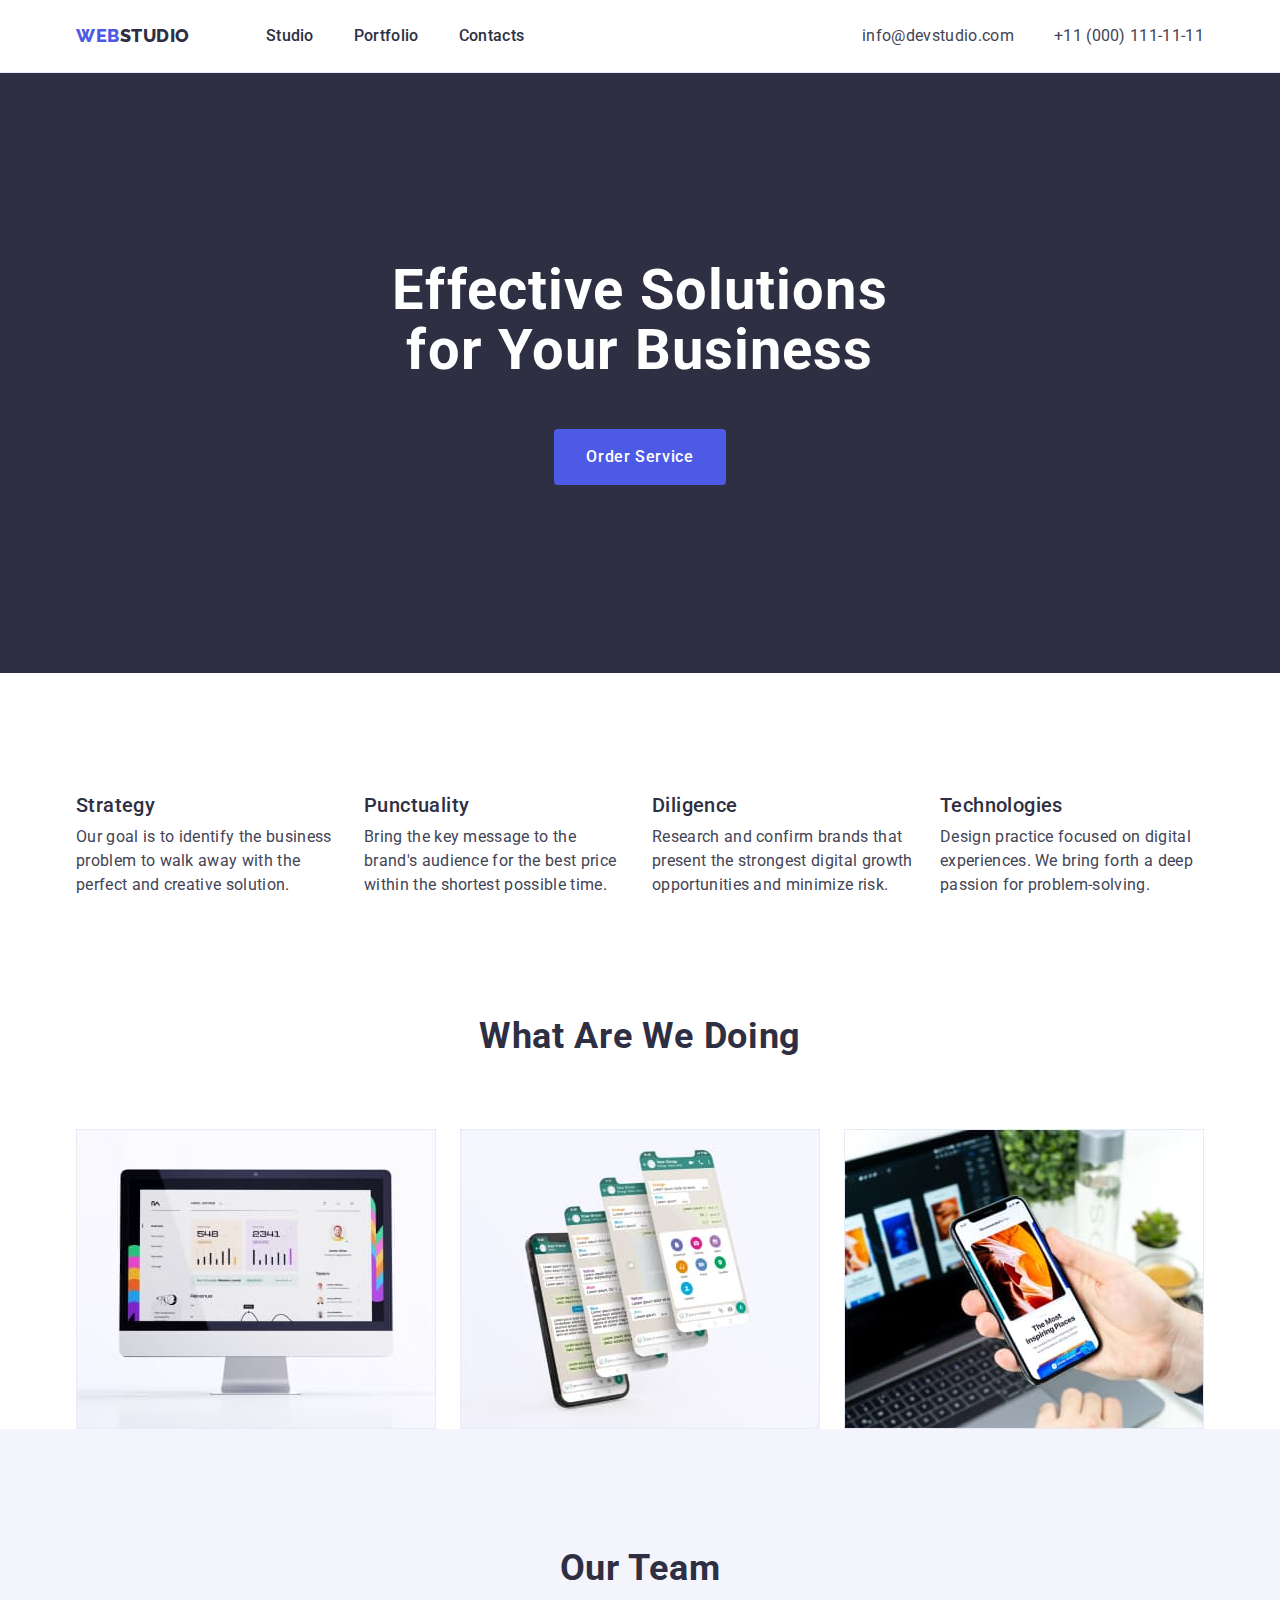
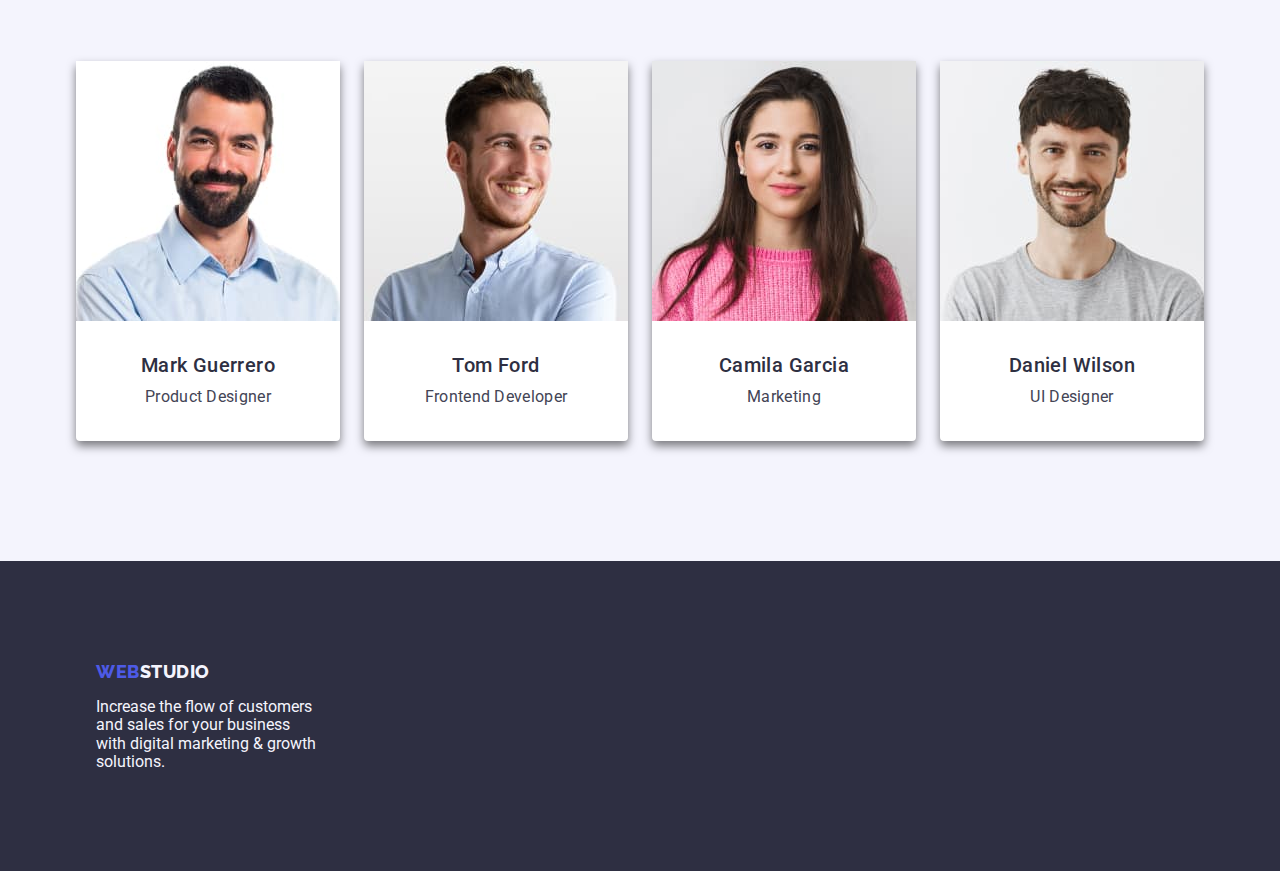
<file: index.html>
<!DOCTYPE html>
<html lang="en">
<head>
    <meta charset="UTF-8">
    <meta http-equiv="X-UA-Compatible" content="IE=edge">
    <meta name="viewport" content="width=device-width, initial-scale=1.0">
    <title>Main page</title>
    <link rel="preconnect" href="https://fonts.googleapis.com">
    <link rel="preconnect" href="https://fonts.gstatic.com" crossorigin>
    <link href="https://fonts.googleapis.com/css2?family=Raleway:wght@800&family=Roboto:wght@400;500;700;900&display=swap"
      rel="stylesheet">
    <link  rel="stylesheet"
           href="https://cdnjs.cloudflare.com/ajax/libs/modern-normalize/1.1.0/modern-normalize.min.css">
    <link rel="stylesheet" href="./css/style.css">
</head>

<body class="body">
        <!--Шапка -->

    <header class="header">
      <div class="container header-container ">
       <nav class="nav">
        <a class="logo link" href="./index.html">Web<span class="logo-one">Studio</span></a>
        <ul class="menu list">
          <li class="menu-item">
           <a class="menu-link link" href="./index.html">Studio</a>
         </li>
         <li class="menu-item">
          <a class="menu-link link" href="./portfolio.html">Portfolio</a>
         </li>
         <li class="menu-item">
          <a class="menu-link link" href="">Contacts</a>
         </li>
        </ul>
       </nav>
       <address class="adress m-left">
       <ul class="list menu">
        <li class="m-right">
         <a class="mail link" href="mailto:info@devstudio.com">info@devstudio.com</a>
        </li>
        <li>
         <a class="phone-number link" href="tel:+110001111111">+11 (000) 111-11-11</a>
        </li>
       </ul>
      </address>
     </div>
    </header>

     <!--Головна частина -->

    <main>

     <section class="hero">
      <div class="container">
       <h1 class="title-one">Effective Solutions for Your Business</h1>
       <button class="button" type="button">Order Service</button>
      </div>
     </section>

     <section class="section-one">
        <div class="container">
          <h2 hidden>blanc</h2> 
          <!-- class="title-too"  -->
         <ul class="list line">
            <li class="element-margin-one width-element">
             <h3 class="title-three">Strategy </h3>
             <p  class="p-descriphion">Our goal is to identify the business problem to walk away with the  perfect and creative solution.</p>
            </li>
            <li class="element-margin-one width-element">
             <h3 class="title-three">Punctuality </h3>
             <p class="p-descriphion">Bring the key message to the  brand's audience for the best  price within the shortest possible time.</p>
            </li>
            <li class="element-margin-one width-element">
             <h3 class="title-three">Diligence</h3>
             <p  class="p-descriphion">Research and confirm brands that  present the strongest digital growth  opportunities and minimize risk.</p>
            </li>
            <li class="element-margin-one width-element">
             <h3 class="title-three">Technologies</h3>
             <p class="p-descriphion">Design practice focused on digital  experiences. We bring forth  a deep passion for problem-solving. </p>
            </li>
          </ul>
        </div>
      </section>

      <section class="section-one">
       <div class="container">
        <h2 class="title-too">What are we doing</h2>
        <ul class="list line margin-right">
          <li class="element-margin">
             <img src="./images/foto1/img1.jpg" alt="Computer" width="360">
           </li>
          <li class="element-margin">
             <img src="./images/foto1/img2.jpg" alt="Smartphone" width="360">
           </li>
          <li class="element-margin" >
             <img src="./images/foto1/img3.jpg" alt="Laptop" width="360">
           </li>
        </ul>
       </div>
      </section>

      <section class="section">
        <div class="container">
         <h2 class="title-too">Our Team </h2>
         <ul class="list line-one">
            <li class="element-margin-one radius">
               <img src="./images/foto2/img4.jpg" alt="Mark Guerrero Product Designer">
                <!-- width="256">  -->
               <div class="card-emploers">
                <h3 class="title-three">Mark Guerrero</h3>
                <p class="p-descriphion">Product Designer</p>
               </div>
            </li>
            <li class="element-margin-one radius">
                <img src="./images/foto2/img5.jpg" alt="Tom Ford Frontend Developer">
                 <!-- width="256">  -->
               <div class="card-emploers">   
                <h3 class="title-three">Tom Ford</h3>
                <p class="p-descriphion" >Frontend Developer</p>
               </div>
            </li>
            <li class="element-margin-one radius">
               <img  src="./images/foto2/img6.jpg" alt="Camila Garcia Marketing">
                <!-- width="256">  -->
               <div class="card-emploers">
                 <h3 class="title-three">Camila Garcia</h3>
                 <p class="p-descriphion" >Marketing</p>
               </div>
            </li>
            <li class="element-margin-one radius">
               <img  src="./images/foto2/img7.jpg" alt="Daniel Wilson UI Designer">
                  <!-- width="256"  -->
                
               <div class="card-emploers">
                <h3 class="title-three">Daniel Wilson</h3>
                <p class="p-descriphion">UI Designer</p>
              </div>
            </li>
          </ul>
        </div>
      </section>
    </main>

        <!--Подвал -->
       <footer class="footer">
      <div class="container footer-conteiner">
       <a class="logo-footer link" href="./index.html">Web<span class="logo-too">Studio</span></a>
       <p class="p-footer" >Increase the flow of customers and sales for your business with digital marketing & growth solutions. </p>
      </div>
    </footer>
 </body>
</html>
</file>
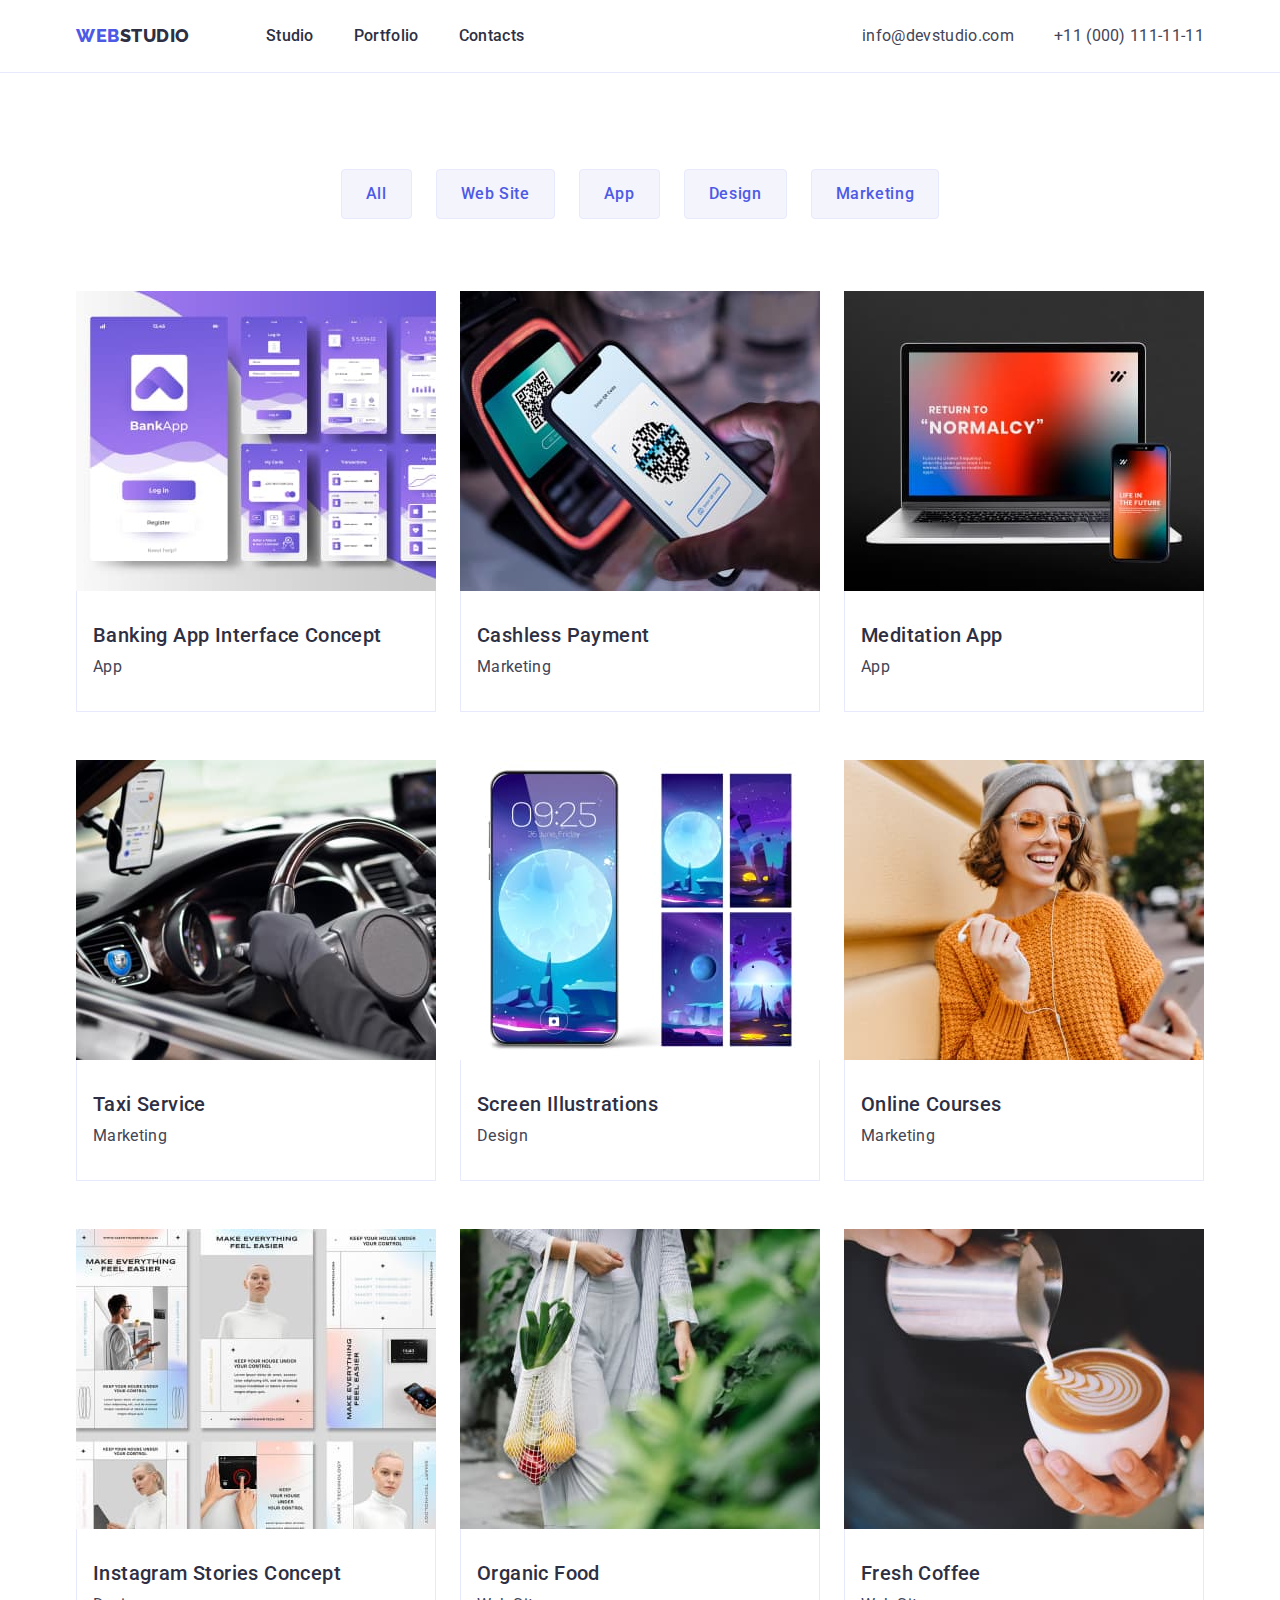
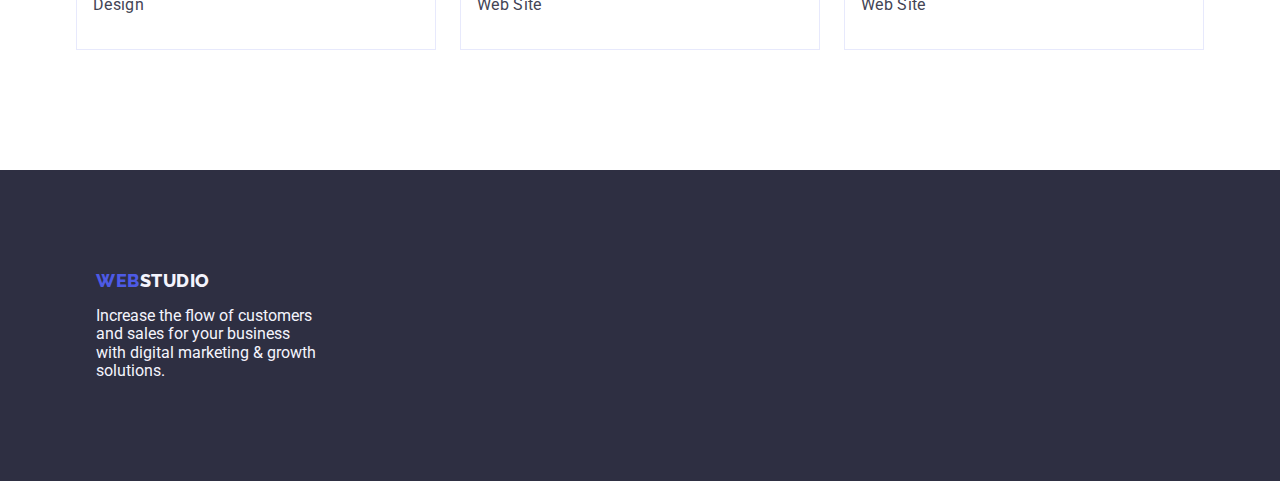
<file: portfolio.html>
<!DOCTYPE html>
<html lang="en">

<head>
    <meta charset="UTF-8">
    <meta http-equiv="X-UA-Compatible" content="IE=edge">
    <meta name="viewport" content="width=device-width, initial-scale=1.0">
    <title>Portfolio</title>
    <link rel="preconnect" href="https://fonts.googleapis.com">
    <link rel="preconnect" href="https://fonts.gstatic.com" crossorigin>
    <link href="https://fonts.googleapis.com/css2?family=Raleway:wght@800&family=Roboto:wght@400;500;700;900&display=swap"
        rel="stylesheet">
    <link  rel="stylesheet"
          href="https://cdnjs.cloudflare.com/ajax/libs/modern-normalize/1.1.0/modern-normalize.min.css">
    <link rel="stylesheet" href="./css/style.css">
</head>

<body class="body">

 
  <header class="header">
    <div class="container header-container">
      <nav class="nav">
        <a class="logo link" href="./index.html">Web<span class="logo-one">Studio</span></a>
        <ul class="menu list">
          <li class="menu-item">
            <a class="menu-link link" href="./index.html">Studio</a>
          </li>
          <li class="menu-item">
            <a class="menu-link link" href="./portfolio.html">Portfolio</a>
          </li>
          <li class="menu-item">
            <a class="menu-link link" href="">Contacts</a>
          </li>
        </ul>
      </nav>
      <address class="adress m-left">
        <ul class="list menu">
          <li class="m-right">
            <a class="mail link" href="mailto:info@devstudio.com">info@devstudio.com</a>
          </li>
          <li>
            <a class="phone-number link" href="tel:+110001111111">+11 (000) 111-11-11</a>
          </li>
        </ul>
      </address>
    </div>
  </header>

  <main>
        
    <section class="section-portfolio">
        <div class="container ">
        <h1 hidden>blanc</h1>
        <ul class="list line-portfolio-one">
          <li class="element-margin-filter">
            <button class="button-too" type="button">All</button>
          </li>
          <li class="element-margin-filter">
           <button class="button-too" type="button">Web Site</button>
          </li>
          <li class="element-margin-filter">
           <button class="button-too" type="button">App</button>
          </li>
          <li class="element-margin-filter">
           <button class="button-too" type="button">Design</button>
          </li>
          <li class="element-margin-filter">
           <button class="button-too" type="button">Marketing</button>
          </li> 
        </ul>  
        <ul class="list line-portfolio-too">
           <li class="element-margin">
             <a class="link" href="">
              <img src="./images/portfolio/project-img1.jpg" alt="Banking App Interface Concept"
               width="360">
              <div class="card-portfolio">
               <h2 class="title-three">Banking App Interface Concept</h2>
               <p class="p-descriphion">App</p>
              </div>
             </a>
            </li>
           <li class="element-margin">
             <a class="link" href="">
              <img src="./images/portfolio/project-img2.jpg" alt="Cashless Payment" width="360">
              <div class="card-portfolio">
               <h2 class="title-three">Cashless Payment</h2>
               <p class="p-descriphion" >Marketing</p>
              </div>
             </a>
            </li>
            <li class="element-margin">
             <a class="link" href="">
              <img src="./images/portfolio/project-img3.jpg" alt="Meditation App" width="360">
              <div class="card-portfolio">
               <h2 class="title-three">Meditation App</h2>
               <p class="p-descriphion">App</p>
              </div>
             </a>
            </li>
            <li class="element-margin">
             <a class="link" href="">
              <img src="./images/portfolio/project-img4.jpg" alt="Taxi Service" width="360">
            <div class="card-portfolio">
              <h2 class="title-three">Taxi Service</h2>
              <p class="p-descriphion">Marketing</p>
            </div>
             </a>
            </li>
            <li class="element-margin">
             <a class="link" href="">
              <img src="./images/portfolio/project-img5.jpg" alt="Screen Illustrations" width="360">
              <div class="card-portfolio">
               <h2 class="title-three">Screen Illustrations</h2>
               <p class="p-descriphion">Design</p>
              </div>
             </a>
            </li>
            <li class="element-margin">
             <a class="link" href="">
              <img src="./images/portfolio/project-img6.jpg" alt="Online Courses" width="360">     
              <div class="card-portfolio">
               <h2 class="title-three">Online Courses</h2>
               <p class="p-descriphion" >Marketing</p>
              </div>
             </a>
            </li >
            <li class="element-margin">
             <a class="link" href="">
              <img src="./images/portfolio/project-img7.jpg" alt="Instagram Stories Concept" width="360">
              <div class="card-portfolio">
               <h2 class="title-three">Instagram Stories Concept</h2>
               <p class="p-descriphion" >Design</p>
              </div>
             </a>
            </li>
            <li class="element-margin">
             <a class="link" href="">
              <img src="./images/portfolio/project-img8.jpg" alt="Organic Food" width="360">
              <div class="card-portfolio">
               <h2 class="title-three">Organic Food</h2>
               <p class="p-descriphion" >Web Site</p>
              </div>
             </a>
           </li>
           <li class="element-margin">
            <a class="link" href="">
             <img src="./images/portfolio/project-img9.jpg" alt="Fresh Coffee" width="360">
             <div class="card-portfolio">
              <h2 class="title-three">Fresh Coffee</h2>
              <p class="p-descriphion" >Web Site</p>
             </div>
            </a>
           </li>
      </ul>
      </div>
    </section>
  </main>

  <footer class="footer">
   <div class=" container footer-conteiner">
    <a class="logo-footer link" href="./index.html">Web<span class="logo-too">Studio</span></a>
    <p class="p-footer">Increase the flow of customers and sales for your business with digital marketing & growth
      solutions. </p>
   </div>
 </footer>

</body>
</file>
<file: css/style.css>
:root {--color-one:#2e2f42;
       --color-too:#4d5ae5;
       --color-three:#ffffff;
       --color-four:#434455;
       --color-five:#f4f4fd;
       --color-six: #404bbf;
       --color-seven:#e7e9fc}

h1, h2,h3,p{margin-top:0;
            margin-bottom:0;}
ul{margin-top: 0;
   margin-bottom:0;
   padding-left: 0;}

.container{width:1158px;
           margin-left: auto;
           margin-right: auto;
           padding-left:15px;
           padding-right:15px;
           }

img{display: block;}
a{display: block;}

body{ font-family:'Roboto',sans-serif;
       background-color: var(--color-three);
       color:var(--color-four);}
       
    

.list {list-style: none;}
.link {text-decoration: none;}

.line-one {display: flex;
           flex-wrap: wrap;}
           
.line{display: flex;}

.line-portfolio-one {
       display: flex;
       align-items: center;
       justify-content: center;
       margin-bottom:72px;}
.line-portfolio-too {
         display: flex;
         flex-wrap: wrap;
         row-gap: 48px;}

.element-margin:not(:nth-child(3n)){ margin-right:24px;}            
.element-margin-one:not(:nth-child(4n)){margin-right: 24px;}
.element-margin-filter:not(:nth-child(5n)){margin-right: 24px;}

.p-descriphion{
      font-size:16px;
      line-height: 1.5;
      letter-spacing: 0.02em;
      color: var(--color-four);}
 .width-element{width:calc((100% - 72px)/4);}       


.header{border-bottom: 1px solid var(--color-seven);}

.header-container{
       display: flex; 
       align-items: center;} 
        
.nav{display: flex;
     align-items: center;} 
     
        
.logo{font-family:'Raleway',sans-serif; 
      font-weight: 800;
      font-size:18px;
      line-height:1.17;
      letter-spacing: 0.03em;
      text-transform: uppercase;
      color: var(--color-too);
      margin-right:76px;}
.logo-one{color: var(--color-one);}
.logo-too{color: var(--color-five);}


.menu{display: flex;
      align-items: center;}

.menu-item:not(:last-child){margin-right:40px;}

.menu-link {font-weight:500 ;
           font-size:16px;
           color: var(--color-one);
           line-height: 1.5;
           letter-spacing: 0.02em;
           padding-top: 24px;
           padding-bottom: 24px}
.menu-link:hover,.menu-link:focus{color: var(--color-six);}
 
.adress{font-style: normal;
        align-items: center;
              }  


.mail {font-size: 16px;
       color: var(--color-four);
       line-height: 1.5;
       letter-spacing: 0.02em;
       }
.phone-number{font-size: 16px;
              color: var(--color-four);
              line-height: 1.5;
              letter-spacing: 0.02em;}
            
.mail:hover,.mail:focus{color: var(--color-six);}
.phone-number:hover,.phone-number:focus{color:var(--color-six);}
.m-left{margin-left: auto;}
.m-right{margin-right:40px;}

.hero{background-color: var(--color-one);
      padding-top: 188px;
      padding-bottom: 188px;} 

.title-one{
      font-weight: 700;
      font-size: 56px;
      line-height: 1.07;
      letter-spacing: 0.02em;
      text-align: center;
      color:var(--color-three);
      max-width:496px;
      margin: 0 auto ; 
      margin-bottom:48px;}

.button{font-family: 'Roboto', sans-serif;
        font-weight: 500;
        font-size: 16px;
        line-height: 1.5;
        letter-spacing:0.04em;
        cursor:pointer;
        background-color:var(--color-too);
        color: var(--color-three);
        min-width:169px;
        height:56px;
        display: block;
        margin: 0 auto;
        padding: 16px 32px 16px 32px;
        border: none;
        border-radius:4px;}
.button:hover,.button:focus{ background-color: var(--color-six);}
.card{background-color: var(--color-three);}
                             
.button-too {font-family:'Roboto',sans-serif;
         font-weight: 500;
         font-size: 16px;
         line-height: 1.5;
         letter-spacing: 0.04em;
         cursor: pointer;
         background-color: var(--color-five);
         color:var(--color-too);
         display: block;
         padding: 12px 24px 12px 24px;
         border: 1px solid var(--color-seven);
         border-radius: 4px;}
.button-too:hover,.button-too:focus{
      background-color:var(--color-six); 
      color: var(--color-three);
      border: 1px solid transparent;}         

.section {background-color: var(--color-five);
          padding-top:120px;
          padding-bottom:120px;}
.section-one {background-color:var(--color-three);
              padding-top: 120px;}
.section-portfolio{background-color: var(--color-three);
                   padding-top: 96px;
                   padding-bottom: 120px;}


.card-emploers{
       display: block;
       padding-top: 32px;
       padding-bottom: 32px;
       padding-left: 16px;
       padding-right: 16px;
       text-align: center;} 

.width {flex-basis:calc(100% - 3 * 24px)}
.radius{
        background-color: var(--color-three);
        flex-basis:calc((100% - 3 * 24px)/4);
        border-radius: 0px 0px 4px 4px;
        box-shadow: 0px 5px 10px 0px rgba(0,0,0,0.5);}
.center{text-align:center;}        
 

.card-portfolio {
       padding-top: 32px;
       padding-bottom: 32px;
       padding-left: 16px;
       padding-right: 16px;
       border: 1px solid #e7e9fc;
       border-top: none;}



.title-too{font-weight:700;
      font-size: 36px;
      line-height: 1.11;
      letter-spacing: 0.02em;
      text-align: center;
      text-transform:capitalize;
      color:var(--color-one);
      margin-bottom:72px;}


.title-three {font-weight:500;
              font-size:20px;
              line-height: 1.2;
              letter-spacing: 0.02em;
              color:var(--color-one);
              margin-bottom:8px;}


.footer{background-color:var(--color-one);
        padding-top: 100px;
        padding-bottom:100px;}
.footer-conteiner{padding-left:35px ;
                  padding-right: 899px;}
.p-footer{color:var(--color-five);}


.logo-footer{font-family:'Raleway',sans-serif;
        font-weight: 800;
        font-size: 18px;
        line-height: 1.17;
        letter-spacing: 0.03em;
        text-transform: uppercase;
        color: var(--color-too);
        display:inline-block;
        margin-bottom:16px;}
</file>
